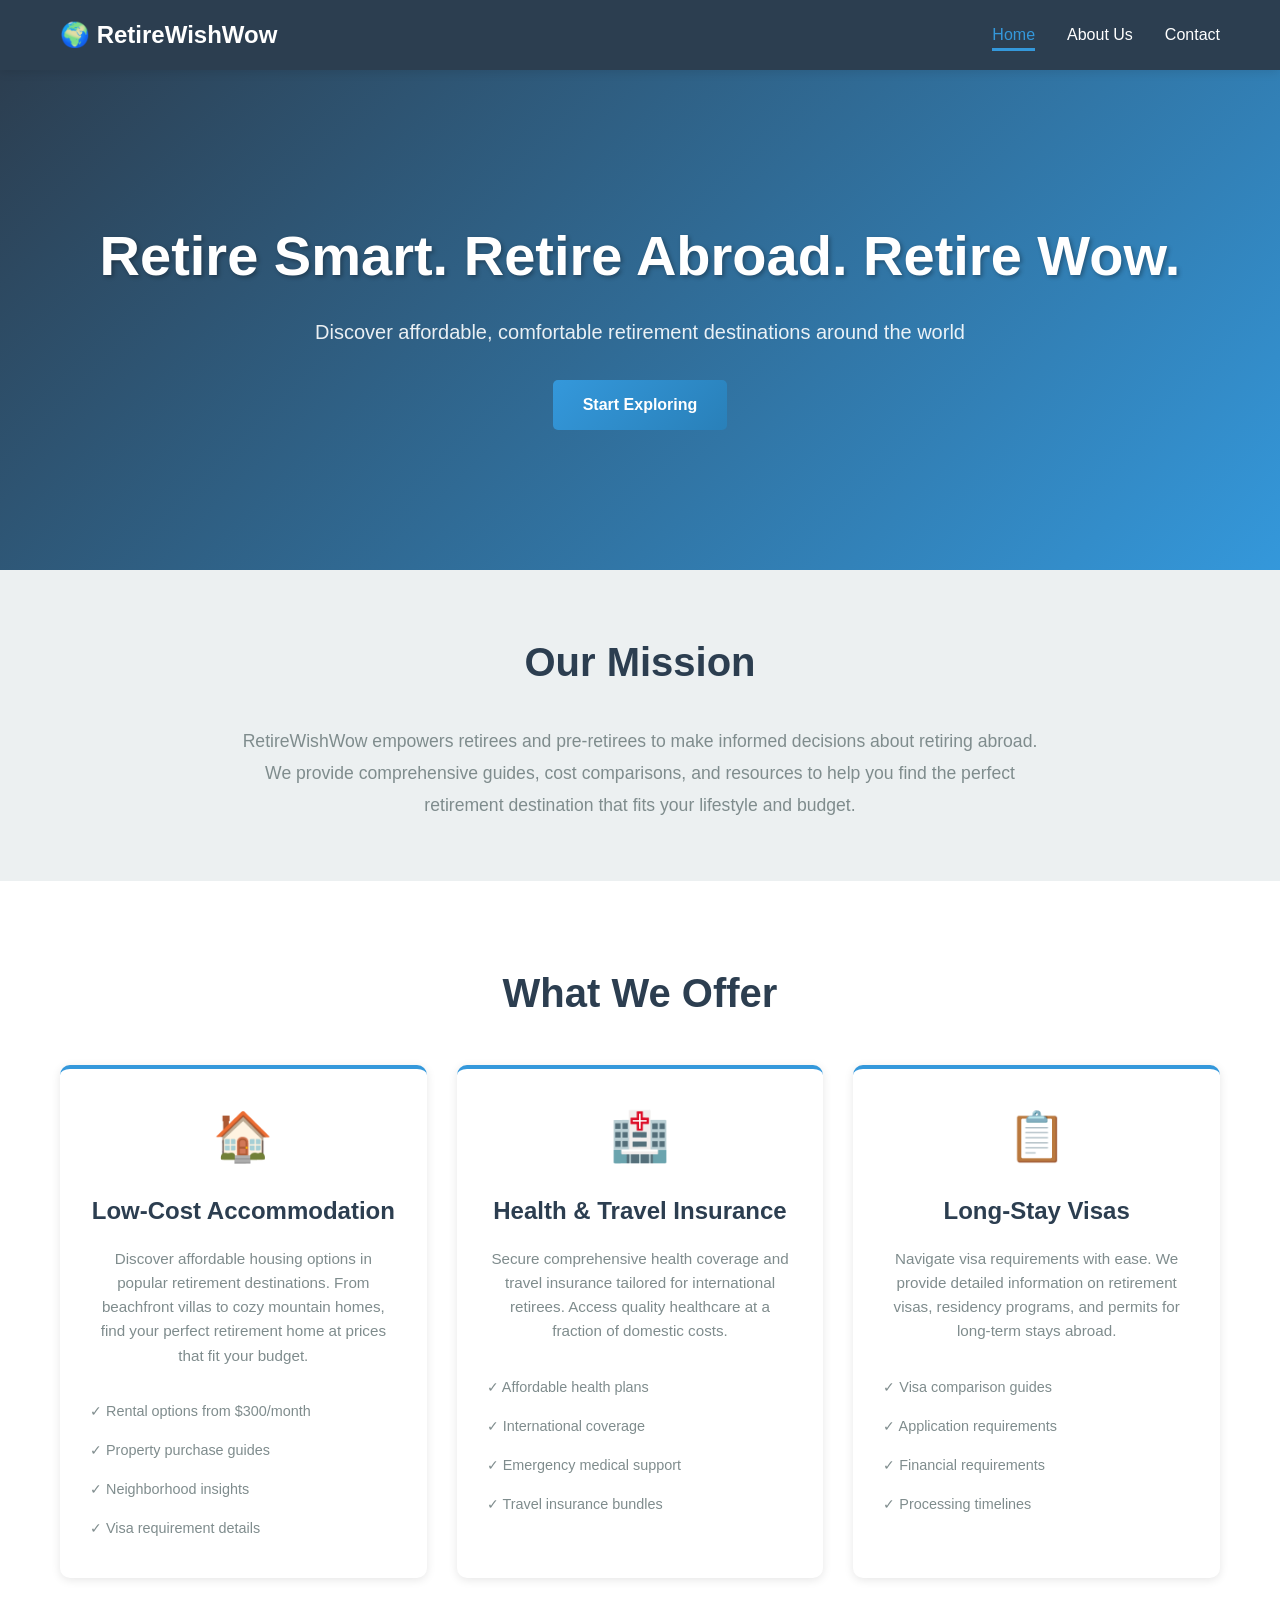
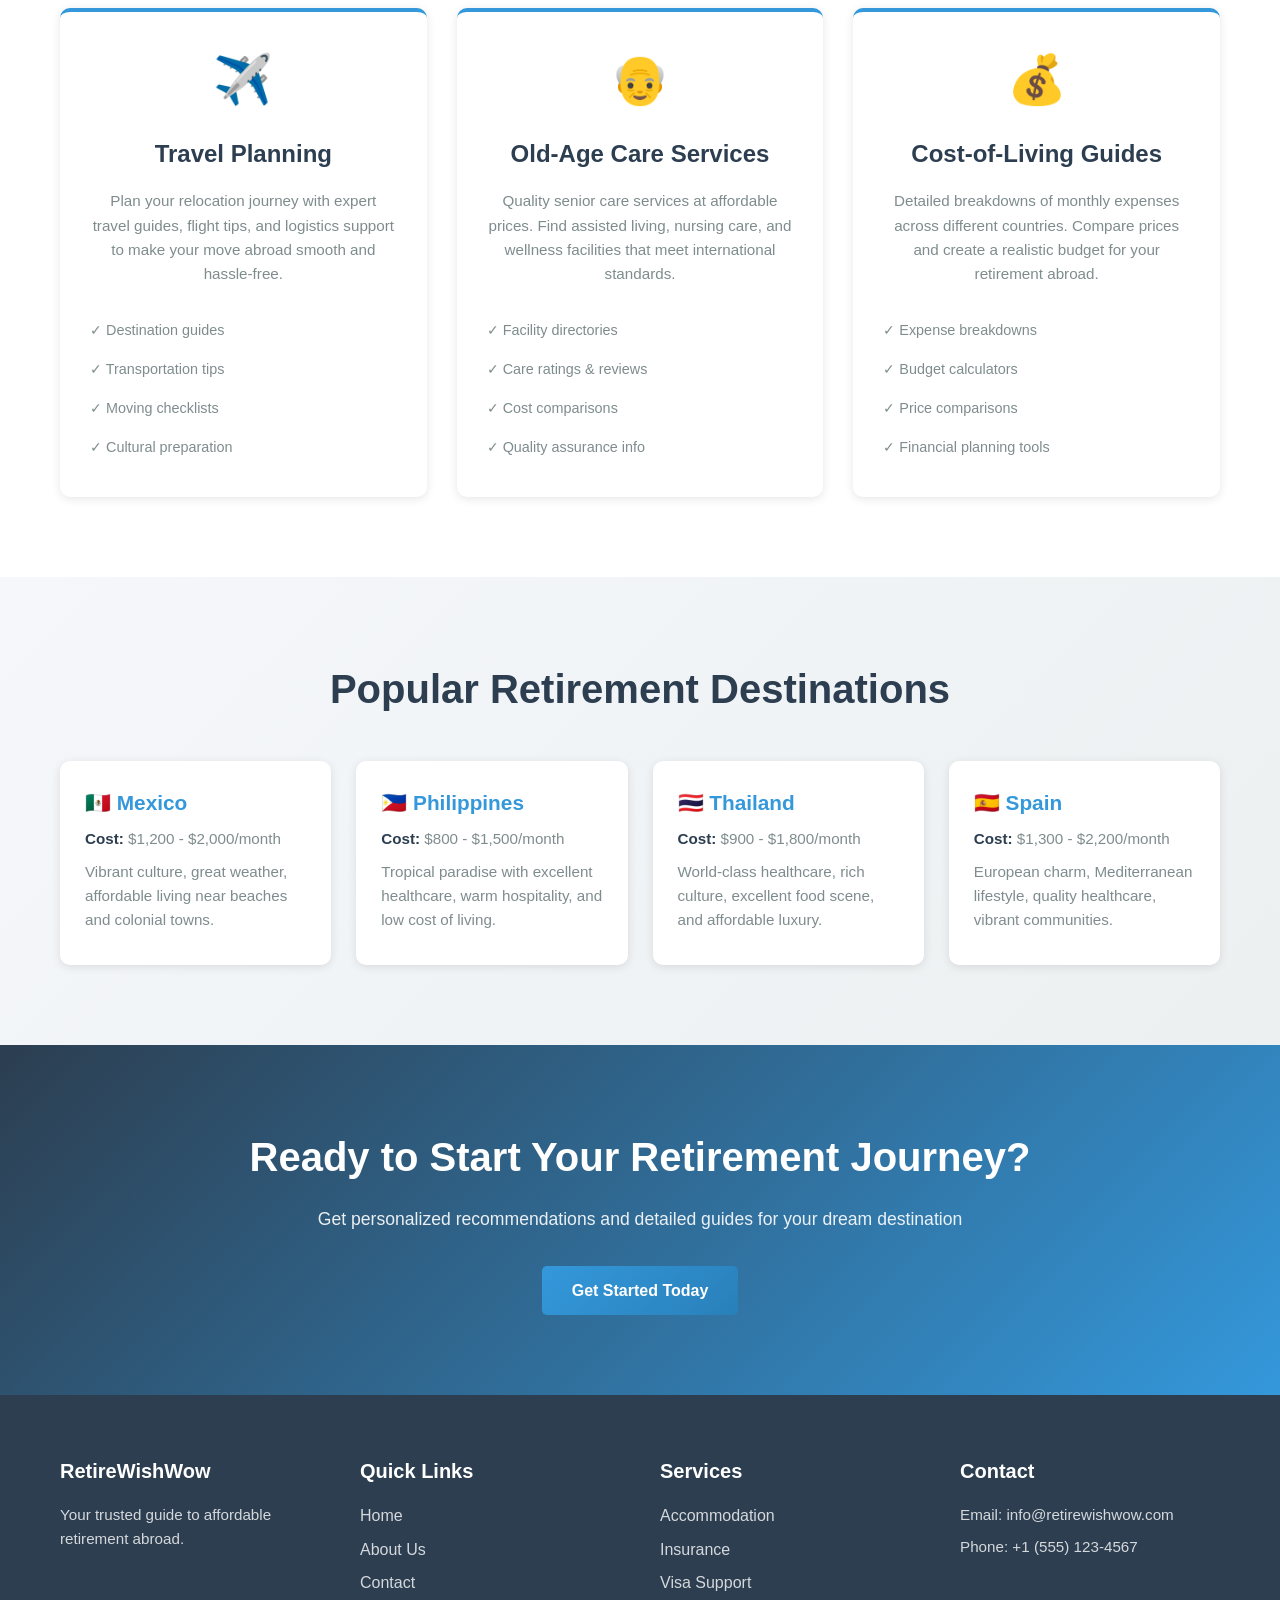
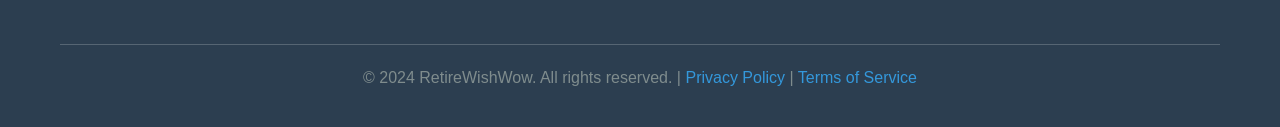
<file: index.html>
<!DOCTYPE html>
<html lang="en">
<head>
    <meta charset="UTF-8">
    <meta name="viewport" content="width=device-width, initial-scale=1.0">
    <title>RetireWishWow - Retire Smart. Retire Abroad. Retire Wow.</title>
    <link rel="stylesheet" href="styles.css">
</head>
<body>
    <!-- Navigation Bar -->
    <nav class="navbar">
        <div class="nav-container">
            <div class="nav-logo">
                <a href="index.html">🌍 RetireWishWow</a>
            </div>
            <ul class="nav-menu">
                <li class="nav-item">
                    <a href="index.html" class="nav-link active">Home</a>
                </li>
                <li class="nav-item">
                    <a href="about.html" class="nav-link">About Us</a>
                </li>
                <li class="nav-item">
                    <a href="contact.html" class="nav-link">Contact</a>
                </li>
            </ul>
            <!-- Hamburger menu for mobile -->
            <div class="hamburger">
                <span></span>
                <span></span>
                <span></span>
            </div>
        </div>
    </nav>

    <!-- Hero Section -->
    <section class="hero">
        <div class="hero-content">
            <h1>Retire Smart. Retire Abroad. Retire Wow.</h1>
            <p>Discover affordable, comfortable retirement destinations around the world</p>
            <a href="#features" class="cta-button">Start Exploring</a>
        </div>
    </section>

    <!-- Mission Section -->
    <section class="mission">
        <div class="container">
            <h2>Our Mission</h2>
            <p>
                RetireWishWow empowers retirees and pre-retirees to make informed decisions about 
                retiring abroad. We provide comprehensive guides, cost comparisons, and resources to 
                help you find the perfect retirement destination that fits your lifestyle and budget.
            </p>
        </div>
    </section>

    <!-- Features Section -->
    <section class="features" id="features">
        <div class="container">
            <h2>What We Offer</h2>
            
            <!-- Feature Cards Grid -->
            <div class="features-grid">
                
                <!-- Accommodation Card -->
                <div class="feature-card">
                    <div class="feature-icon">🏠</div>
                    <h3>Low-Cost Accommodation</h3>
                    <p>
                        Discover affordable housing options in popular retirement destinations. 
                        From beachfront villas to cozy mountain homes, find your perfect retirement home 
                        at prices that fit your budget.
                    </p>
                    <ul class="feature-list">
                        <li>✓ Rental options from $300/month</li>
                        <li>✓ Property purchase guides</li>
                        <li>✓ Neighborhood insights</li>
                        <li>✓ Visa requirement details</li>
                    </ul>
                </div>

                <!-- Insurance Card -->
                <div class="feature-card">
                    <div class="feature-icon">🏥</div>
                    <h3>Health & Travel Insurance</h3>
                    <p>
                        Secure comprehensive health coverage and travel insurance tailored for 
                        international retirees. Access quality healthcare at a fraction of domestic costs.
                    </p>
                    <ul class="feature-list">
                        <li>✓ Affordable health plans</li>
                        <li>✓ International coverage</li>
                        <li>✓ Emergency medical support</li>
                        <li>✓ Travel insurance bundles</li>
                    </ul>
                </div>

                <!-- Visa Card -->
                <div class="feature-card">
                    <div class="feature-icon">📋</div>
                    <h3>Long-Stay Visas</h3>
                    <p>
                        Navigate visa requirements with ease. We provide detailed information on 
                        retirement visas, residency programs, and permits for long-term stays abroad.
                    </p>
                    <ul class="feature-list">
                        <li>✓ Visa comparison guides</li>
                        <li>✓ Application requirements</li>
                        <li>✓ Financial requirements</li>
                        <li>✓ Processing timelines</li>
                    </ul>
                </div>

                <!-- Travel Planning Card -->
                <div class="feature-card">
                    <div class="feature-icon">✈️</div>
                    <h3>Travel Planning</h3>
                    <p>
                        Plan your relocation journey with expert travel guides, flight tips, 
                        and logistics support to make your move abroad smooth and hassle-free.
                    </p>
                    <ul class="feature-list">
                        <li>✓ Destination guides</li>
                        <li>✓ Transportation tips</li>
                        <li>✓ Moving checklists</li>
                        <li>✓ Cultural preparation</li>
                    </ul>
                </div>

                <!-- Old-Age Care Card -->
                <div class="feature-card">
                    <div class="feature-icon">👴</div>
                    <h3>Old-Age Care Services</h3>
                    <p>
                        Quality senior care services at affordable prices. Find assisted living, 
                        nursing care, and wellness facilities that meet international standards.
                    </p>
                    <ul class="feature-list">
                        <li>✓ Facility directories</li>
                        <li>✓ Care ratings & reviews</li>
                        <li>✓ Cost comparisons</li>
                        <li>✓ Quality assurance info</li>
                    </ul>
                </div>

                <!-- Cost of Living Card -->
                <div class="feature-card">
                    <div class="feature-icon">💰</div>
                    <h3>Cost-of-Living Guides</h3>
                    <p>
                        Detailed breakdowns of monthly expenses across different countries. 
                        Compare prices and create a realistic budget for your retirement abroad.
                    </p>
                    <ul class="feature-list">
                        <li>✓ Expense breakdowns</li>
                        <li>✓ Budget calculators</li>
                        <li>✓ Price comparisons</li>
                        <li>✓ Financial planning tools</li>
                    </ul>
                </div>

            </div>
        </div>
    </section>

    <!-- Popular Destinations Section -->
    <section class="destinations">
        <div class="container">
            <h2>Popular Retirement Destinations</h2>
            <div class="destinations-grid">
                <div class="destination-card">
                    <h4>🇲🇽 Mexico</h4>
                    <p><strong>Cost:</strong> $1,200 - $2,000/month</p>
                    <p>Vibrant culture, great weather, affordable living near beaches and colonial towns.</p>
                </div>
                <div class="destination-card">
                    <h4>🇵🇭 Philippines</h4>
                    <p><strong>Cost:</strong> $800 - $1,500/month</p>
                    <p>Tropical paradise with excellent healthcare, warm hospitality, and low cost of living.</p>
                </div>
                <div class="destination-card">
                    <h4>🇹🇭 Thailand</h4>
                    <p><strong>Cost:</strong> $900 - $1,800/month</p>
                    <p>World-class healthcare, rich culture, excellent food scene, and affordable luxury.</p>
                </div>
                <div class="destination-card">
                    <h4>🇪🇸 Spain</h4>
                    <p><strong>Cost:</strong> $1,300 - $2,200/month</p>
                    <p>European charm, Mediterranean lifestyle, quality healthcare, vibrant communities.</p>
                </div>
            </div>
        </div>
    </section>

    <!-- CTA Section -->
    <section class="cta-section">
        <div class="container">
            <h2>Ready to Start Your Retirement Journey?</h2>
            <p>Get personalized recommendations and detailed guides for your dream destination</p>
            <a href="contact.html" class="cta-button">Get Started Today</a>
        </div>
    </section>

    <!-- Footer -->
    <footer class="footer">
        <div class="container">
            <div class="footer-content">
                <div class="footer-section">
                    <h4>RetireWishWow</h4>
                    <p>Your trusted guide to affordable retirement abroad.</p>
                </div>
                <div class="footer-section">
                    <h4>Quick Links</h4>
                    <ul>
                        <li><a href="index.html">Home</a></li>
                        <li><a href="about.html">About Us</a></li>
                        <li><a href="contact.html">Contact</a></li>
                    </ul>
                </div>
                <div class="footer-section">
                    <h4>Services</h4>
                    <ul>
                        <li><a href="#features">Accommodation</a></li>
                        <li><a href="#features">Insurance</a></li>
                        <li><a href="#features">Visa Support</a></li>
                    </ul>
                </div>
                <div class="footer-section">
                    <h4>Contact</h4>
                    <p>Email: <a href="mailto:info@retirewishwow.com">info@retirewishwow.com</a></p>
                    <p>Phone: +1 (555) 123-4567</p>
                </div>
            </div>
            <div class="footer-bottom">
                <p>&copy; 2024 RetireWishWow. All rights reserved. | 
                    <a href="#">Privacy Policy</a> | 
                    <a href="#">Terms of Service</a>
                </p>
            </div>
        </div>
    </footer>

    <!-- Mobile Menu Toggle Script -->
    <script>
        // Mobile menu toggle functionality
        const hamburger = document.querySelector('.hamburger');
        const navMenu = document.querySelector('.nav-menu');

        if (hamburger) {
            hamburger.addEventListener('click', () => {
                navMenu.classList.toggle('active');
                hamburger.classList.toggle('active');
            });
        }

        // Close mobile menu when a link is clicked
        const navLinks = document.querySelectorAll('.nav-link');
        navLinks.forEach(link => {
            link.addEventListener('click', () => {
                navMenu.classList.remove('active');
                hamburger.classList.remove('active');
            });
        });
    </script>
</body>
</html>
</file>
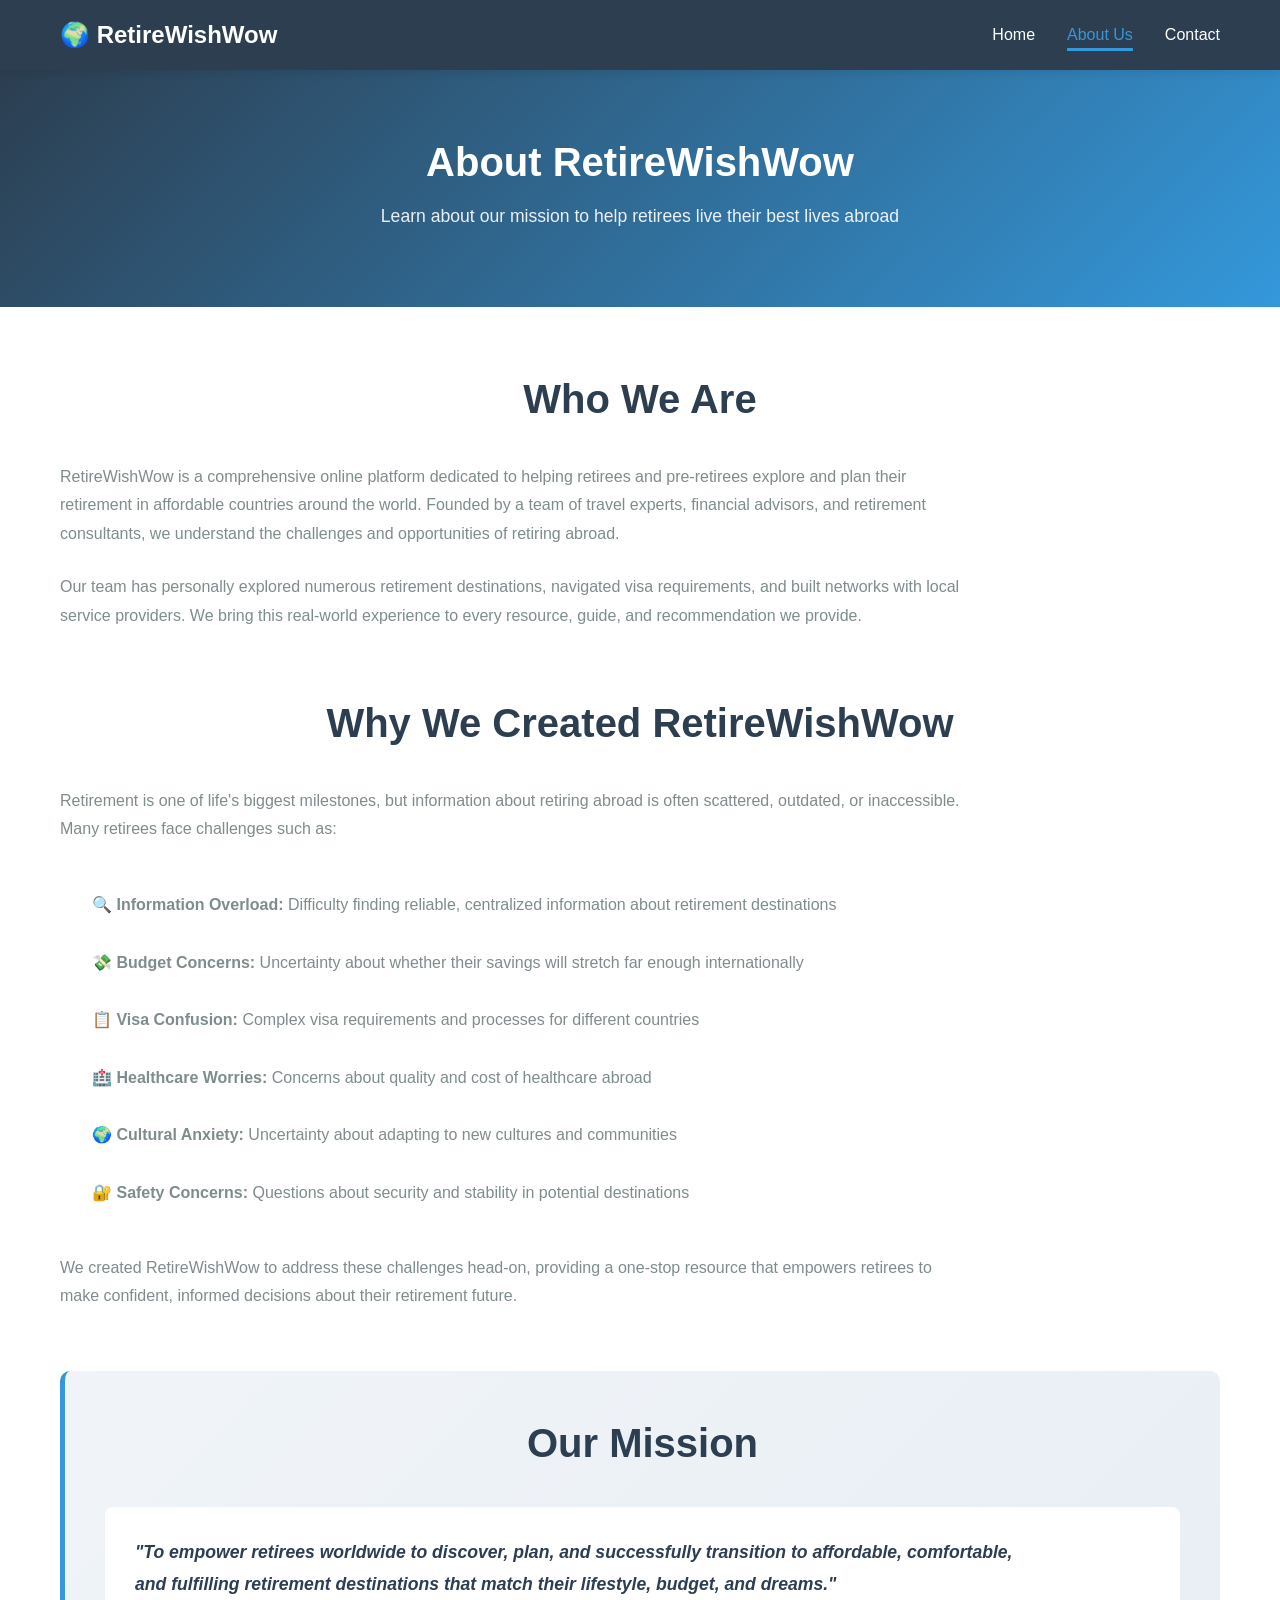
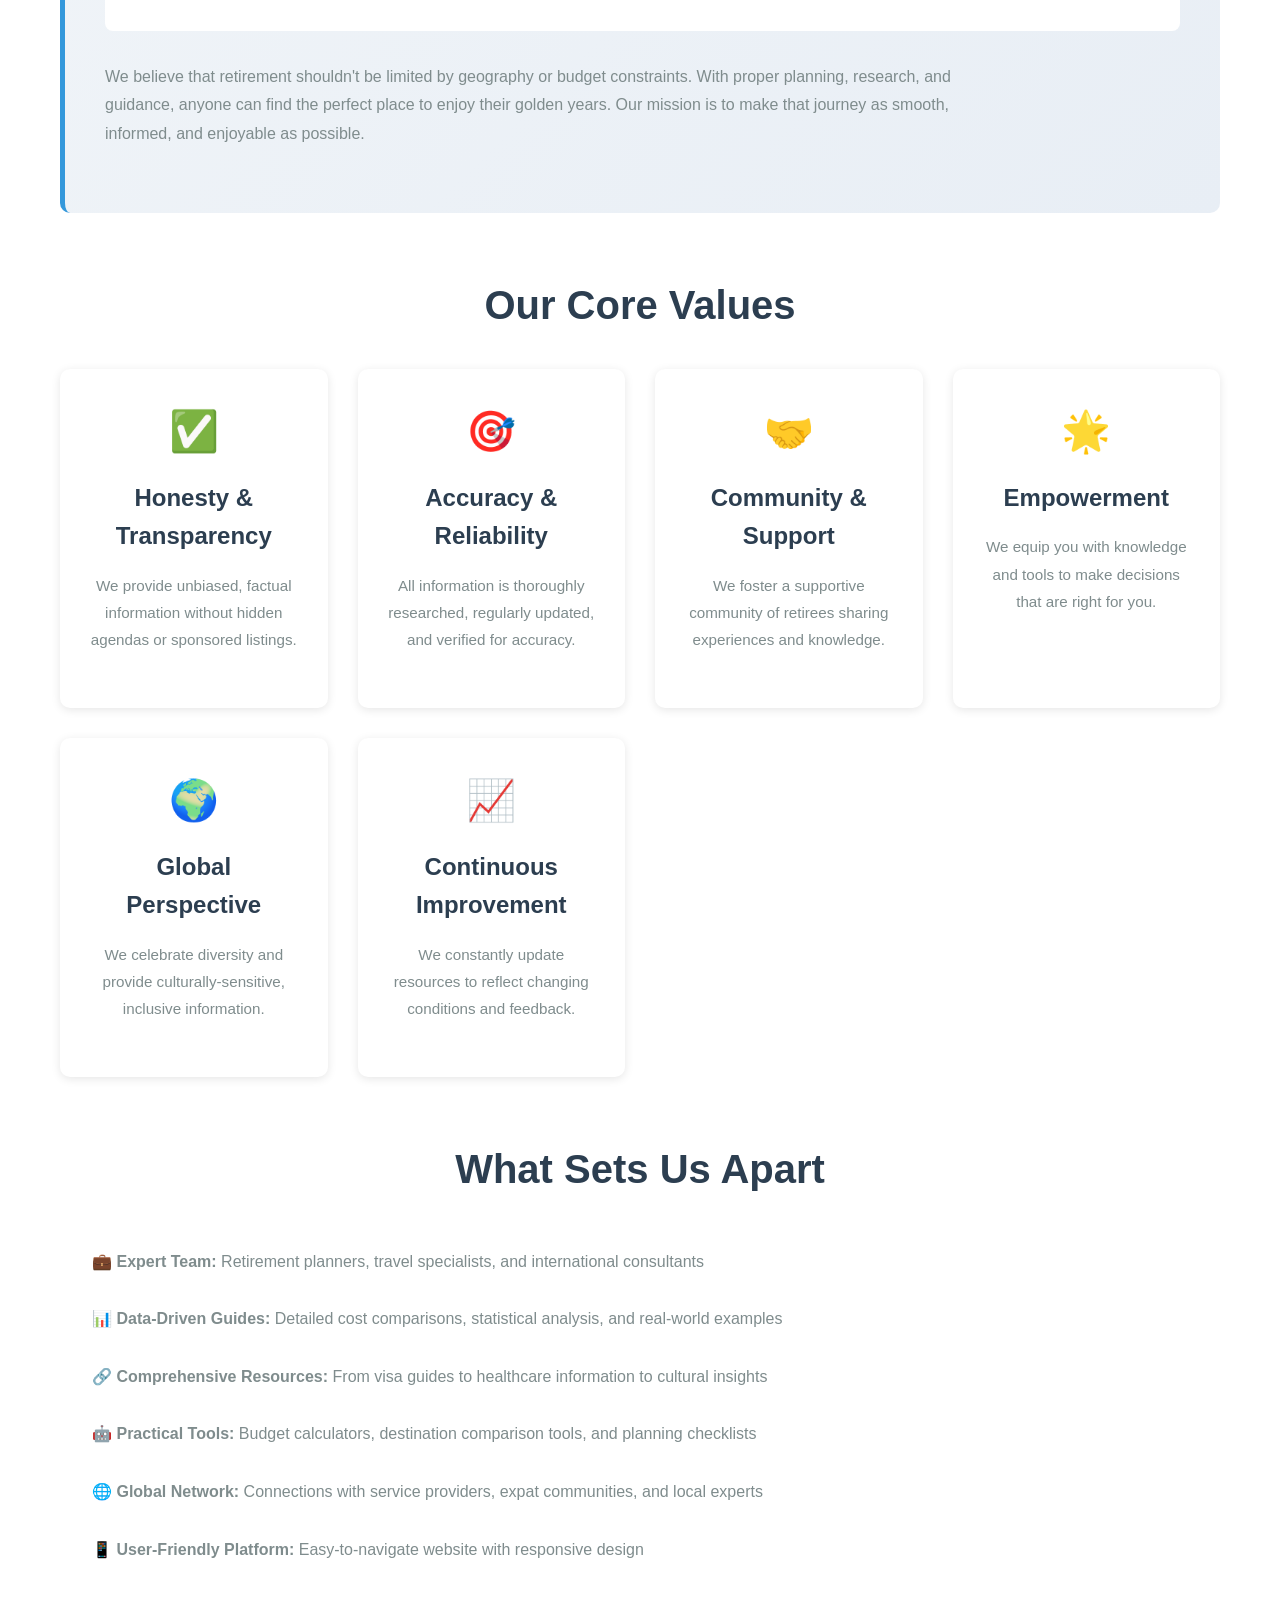
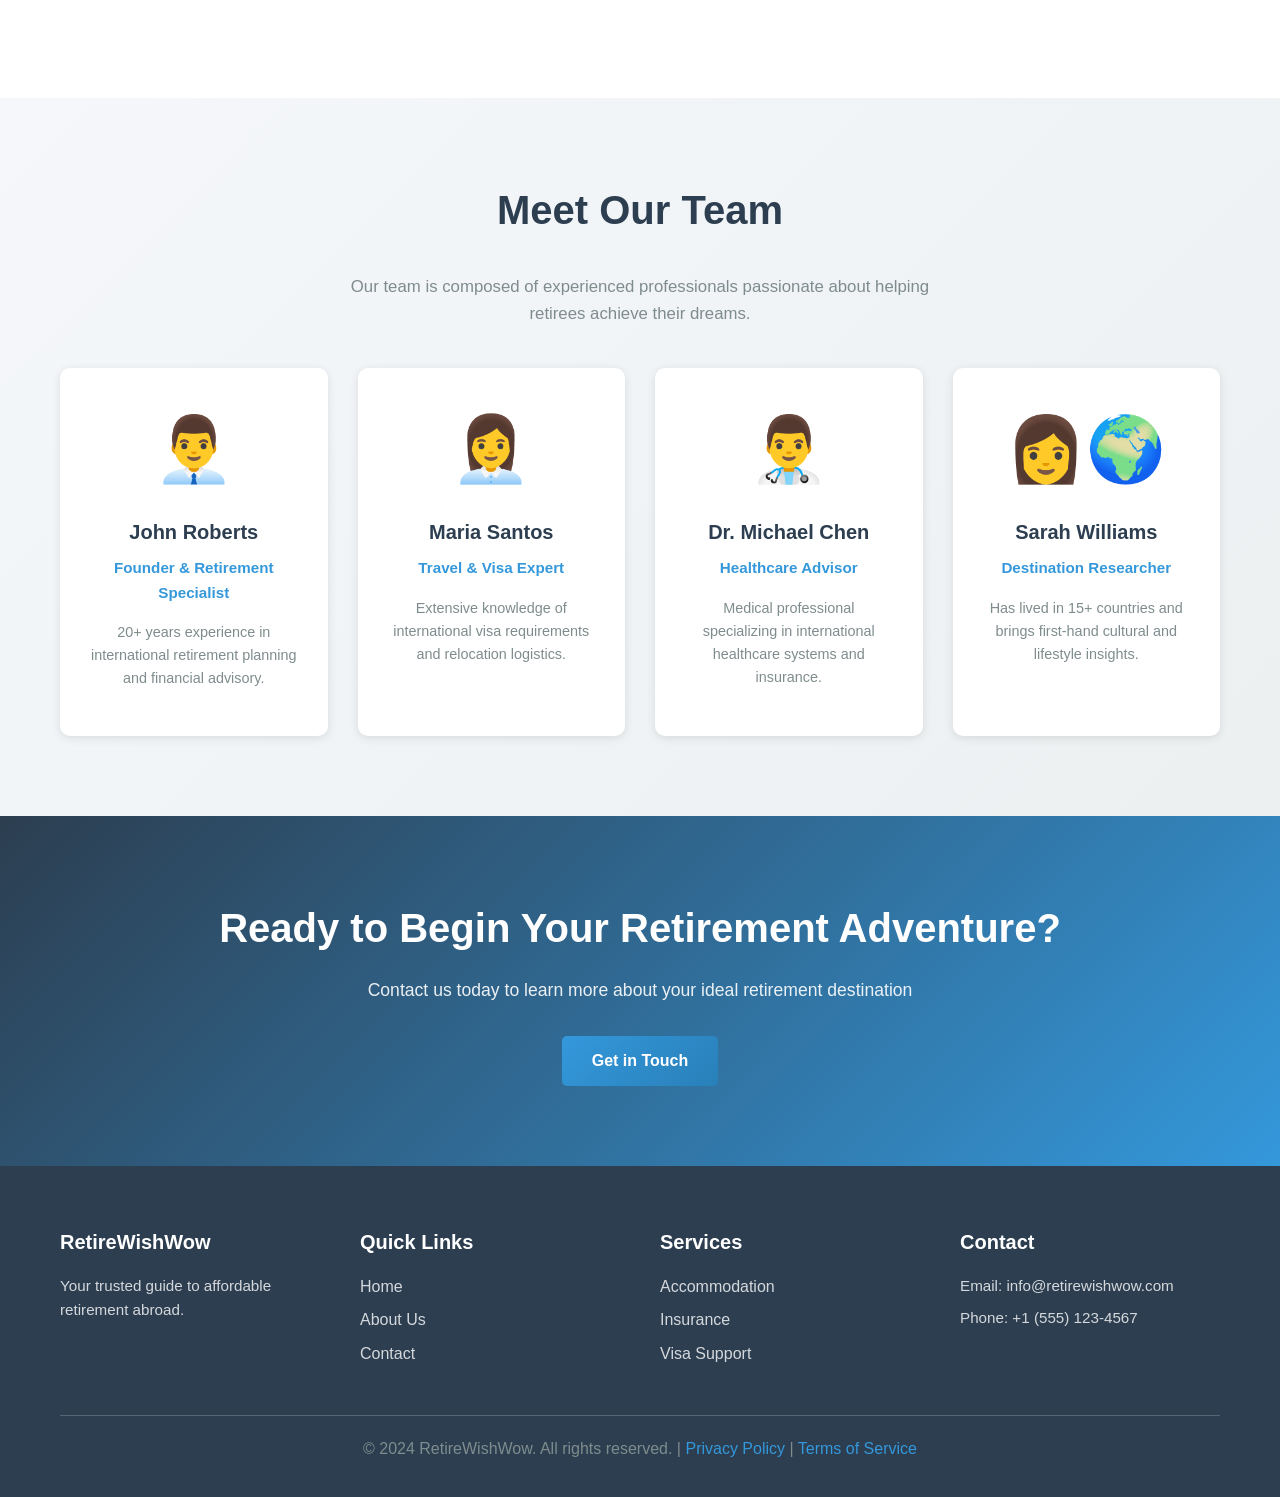
<file: about.html>
<!DOCTYPE html>
<html lang="en">
<head>
    <meta charset="UTF-8">
    <meta name="viewport" content="width=device-width, initial-scale=1.0">
    <title>About Us - RetireWishWow</title>
    <link rel="stylesheet" href="styles.css">
</head>
<body>
    <!-- Navigation Bar -->
    <nav class="navbar">
        <div class="nav-container">
            <div class="nav-logo">
                <a href="index.html">🌍 RetireWishWow</a>
            </div>
            <ul class="nav-menu">
                <li class="nav-item">
                    <a href="index.html" class="nav-link">Home</a>
                </li>
                <li class="nav-item">
                    <a href="about.html" class="nav-link active">About Us</a>
                </li>
                <li class="nav-item">
                    <a href="contact.html" class="nav-link">Contact</a>
                </li>
            </ul>
            <!-- Hamburger menu for mobile -->
            <div class="hamburger">
                <span></span>
                <span></span>
                <span></span>
            </div>
        </div>
    </nav>

    <!-- Page Header -->
    <section class="page-header">
        <div class="container">
            <h1>About RetireWishWow</h1>
            <p>Learn about our mission to help retirees live their best lives abroad</p>
        </div>
    </section>

    <!-- Main Content -->
    <section class="about-content">
        <div class="container">
            
            <!-- Who We Are Section -->
            <div class="about-section">
                <h2>Who We Are</h2>
                <p>
                    RetireWishWow is a comprehensive online platform dedicated to helping retirees 
                    and pre-retirees explore and plan their retirement in affordable countries around 
                    the world. Founded by a team of travel experts, financial advisors, and retirement 
                    consultants, we understand the challenges and opportunities of retiring abroad.
                </p>
                <p>
                    Our team has personally explored numerous retirement destinations, navigated visa 
                    requirements, and built networks with local service providers. We bring this 
                    real-world experience to every resource, guide, and recommendation we provide.
                </p>
            </div>

            <!-- Why We Created RetireWishWow Section -->
            <div class="about-section">
                <h2>Why We Created RetireWishWow</h2>
                <p>
                    Retirement is one of life's biggest milestones, but information about retiring 
                    abroad is often scattered, outdated, or inaccessible. Many retirees face challenges 
                    such as:
                </p>
                <ul class="about-list">
                    <li>🔍 <strong>Information Overload:</strong> Difficulty finding reliable, centralized information about retirement destinations</li>
                    <li>💸 <strong>Budget Concerns:</strong> Uncertainty about whether their savings will stretch far enough internationally</li>
                    <li>📋 <strong>Visa Confusion:</strong> Complex visa requirements and processes for different countries</li>
                    <li>🏥 <strong>Healthcare Worries:</strong> Concerns about quality and cost of healthcare abroad</li>
                    <li>🌍 <strong>Cultural Anxiety:</strong> Uncertainty about adapting to new cultures and communities</li>
                    <li>🔐 <strong>Safety Concerns:</strong> Questions about security and stability in potential destinations</li>
                </ul>
                <p>
                    We created RetireWishWow to address these challenges head-on, providing a 
                    one-stop resource that empowers retirees to make confident, informed decisions 
                    about their retirement future.
                </p>
            </div>

            <!-- Our Mission Section -->
            <div class="about-section mission-highlight">
                <h2>Our Mission</h2>
                <div class="mission-statement">
                    <p>
                        <strong>"To empower retirees worldwide to discover, plan, and successfully transition 
                        to affordable, comfortable, and fulfilling retirement destinations that match their 
                        lifestyle, budget, and dreams."</strong>
                    </p>
                </div>
                <p>
                    We believe that retirement shouldn't be limited by geography or budget constraints. 
                    With proper planning, research, and guidance, anyone can find the perfect place to 
                    enjoy their golden years. Our mission is to make that journey as smooth, informed, 
                    and enjoyable as possible.
                </p>
            </div>

            <!-- Our Values Section -->
            <div class="about-section">
                <h2>Our Core Values</h2>
                <div class="values-grid">
                    <div class="value-card">
                        <div class="value-icon">✅</div>
                        <h3>Honesty & Transparency</h3>
                        <p>We provide unbiased, factual information without hidden agendas or sponsored listings.</p>
                    </div>
                    <div class="value-card">
                        <div class="value-icon">🎯</div>
                        <h3>Accuracy & Reliability</h3>
                        <p>All information is thoroughly researched, regularly updated, and verified for accuracy.</p>
                    </div>
                    <div class="value-card">
                        <div class="value-icon">🤝</div>
                        <h3>Community & Support</h3>
                        <p>We foster a supportive community of retirees sharing experiences and knowledge.</p>
                    </div>
                    <div class="value-card">
                        <div class="value-icon">🌟</div>
                        <h3>Empowerment</h3>
                        <p>We equip you with knowledge and tools to make decisions that are right for you.</p>
                    </div>
                    <div class="value-card">
                        <div class="value-icon">🌍</div>
                        <h3>Global Perspective</h3>
                        <p>We celebrate diversity and provide culturally-sensitive, inclusive information.</p>
                    </div>
                    <div class="value-card">
                        <div class="value-icon">📈</div>
                        <h3>Continuous Improvement</h3>
                        <p>We constantly update resources to reflect changing conditions and feedback.</p>
                    </div>
                </div>
            </div>

            <!-- What We Offer Section -->
            <div class="about-section">
                <h2>What Sets Us Apart</h2>
                <ul class="about-list">
                    <li>💼 <strong>Expert Team:</strong> Retirement planners, travel specialists, and international consultants</li>
                    <li>📊 <strong>Data-Driven Guides:</strong> Detailed cost comparisons, statistical analysis, and real-world examples</li>
                    <li>🔗 <strong>Comprehensive Resources:</strong> From visa guides to healthcare information to cultural insights</li>
                    <li>🤖 <strong>Practical Tools:</strong> Budget calculators, destination comparison tools, and planning checklists</li>
                    <li>🌐 <strong>Global Network:</strong> Connections with service providers, expat communities, and local experts</li>
                    <li>📱 <strong>User-Friendly Platform:</strong> Easy-to-navigate website with responsive design</li>
                </ul>
            </div>

        </div>
    </section>

    <!-- Team Section -->
    <section class="team-section">
        <div class="container">
            <h2>Meet Our Team</h2>
            <p class="team-intro">Our team is composed of experienced professionals passionate about helping retirees achieve their dreams.</p>
            <div class="team-grid">
                <div class="team-member">
                    <div class="member-avatar">👨‍💼</div>
                    <h4>John Roberts</h4>
                    <p class="member-role">Founder & Retirement Specialist</p>
                    <p class="member-bio">20+ years experience in international retirement planning and financial advisory.</p>
                </div>
                <div class="team-member">
                    <div class="member-avatar">👩‍💼</div>
                    <h4>Maria Santos</h4>
                    <p class="member-role">Travel & Visa Expert</p>
                    <p class="member-bio">Extensive knowledge of international visa requirements and relocation logistics.</p>
                </div>
                <div class="team-member">
                    <div class="member-avatar">👨‍⚕️</div>
                    <h4>Dr. Michael Chen</h4>
                    <p class="member-role">Healthcare Advisor</p>
                    <p class="member-bio">Medical professional specializing in international healthcare systems and insurance.</p>
                </div>
                <div class="team-member">
                    <div class="member-avatar">👩‍🌍</div>
                    <h4>Sarah Williams</h4>
                    <p class="member-role">Destination Researcher</p>
                    <p class="member-bio">Has lived in 15+ countries and brings first-hand cultural and lifestyle insights.</p>
                </div>
            </div>
        </div>
    </section>

    <!-- Call to Action -->
    <section class="cta-section">
        <div class="container">
            <h2>Ready to Begin Your Retirement Adventure?</h2>
            <p>Contact us today to learn more about your ideal retirement destination</p>
            <a href="contact.html" class="cta-button">Get in Touch</a>
        </div>
    </section>

    <!-- Footer -->
    <footer class="footer">
        <div class="container">
            <div class="footer-content">
                <div class="footer-section">
                    <h4>RetireWishWow</h4>
                    <p>Your trusted guide to affordable retirement abroad.</p>
                </div>
                <div class="footer-section">
                    <h4>Quick Links</h4>
                    <ul>
                        <li><a href="index.html">Home</a></li>
                        <li><a href="about.html">About Us</a></li>
                        <li><a href="contact.html">Contact</a></li>
                    </ul>
                </div>
                <div class="footer-section">
                    <h4>Services</h4>
                    <ul>
                        <li><a href="index.html#features">Accommodation</a></li>
                        <li><a href="index.html#features">Insurance</a></li>
                        <li><a href="index.html#features">Visa Support</a></li>
                    </ul>
                </div>
                <div class="footer-section">
                    <h4>Contact</h4>
                    <p>Email: <a href="mailto:info@retirewishwow.com">info@retirewishwow.com</a></p>
                    <p>Phone: +1 (555) 123-4567</p>
                </div>
            </div>
            <div class="footer-bottom">
                <p>&copy; 2024 RetireWishWow. All rights reserved. | 
                    <a href="#">Privacy Policy</a> | 
                    <a href="#">Terms of Service</a>
                </p>
            </div>
        </div>
    </footer>

    <!-- Mobile Menu Toggle Script -->
    <script>
        // Mobile menu toggle functionality
        const hamburger = document.querySelector('.hamburger');
        const navMenu = document.querySelector('.nav-menu');

        if (hamburger) {
            hamburger.addEventListener('click', () => {
                navMenu.classList.toggle('active');
                hamburger.classList.toggle('active');
            });
        }

        // Close mobile menu when a link is clicked
        const navLinks = document.querySelectorAll('.nav-link');
        navLinks.forEach(link => {
            link.addEventListener('click', () => {
                navMenu.classList.remove('active');
                hamburger.classList.remove('active');
            });
        });
    </script>
</body>
</html>
</file>
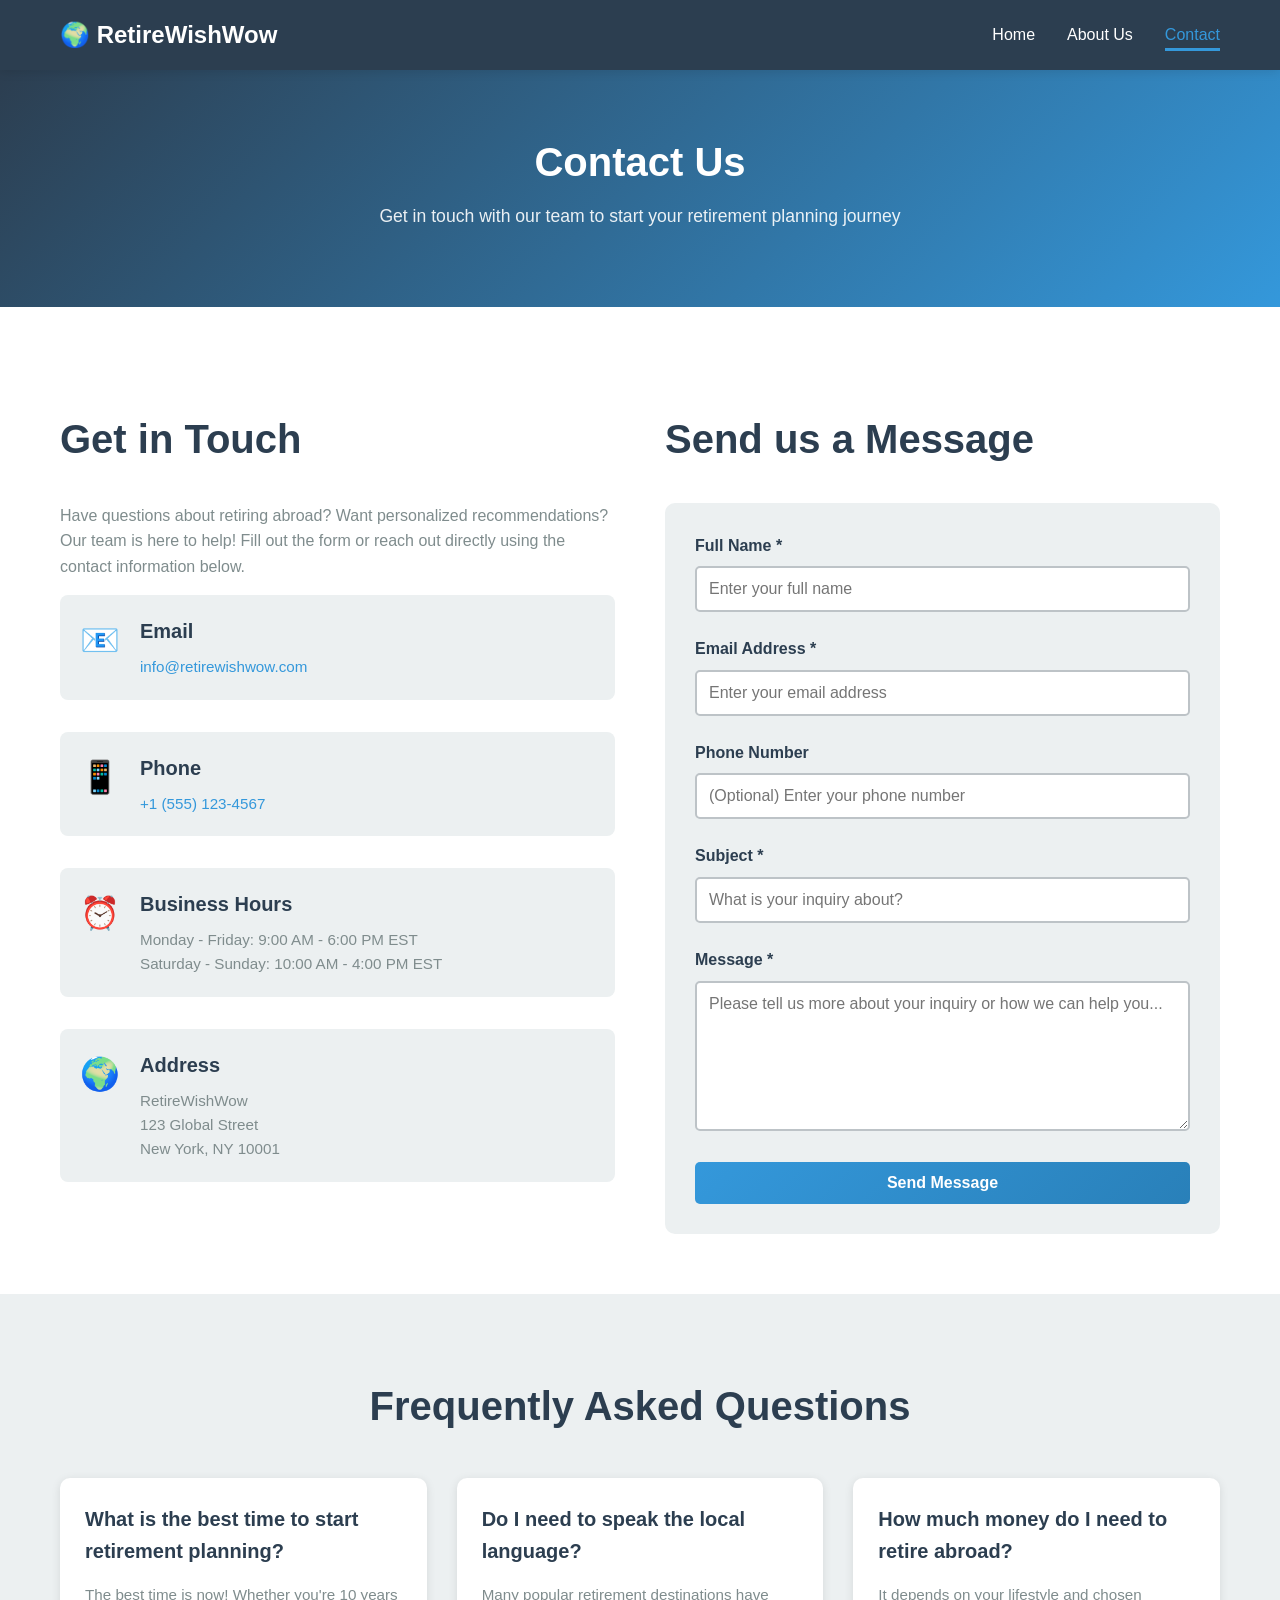
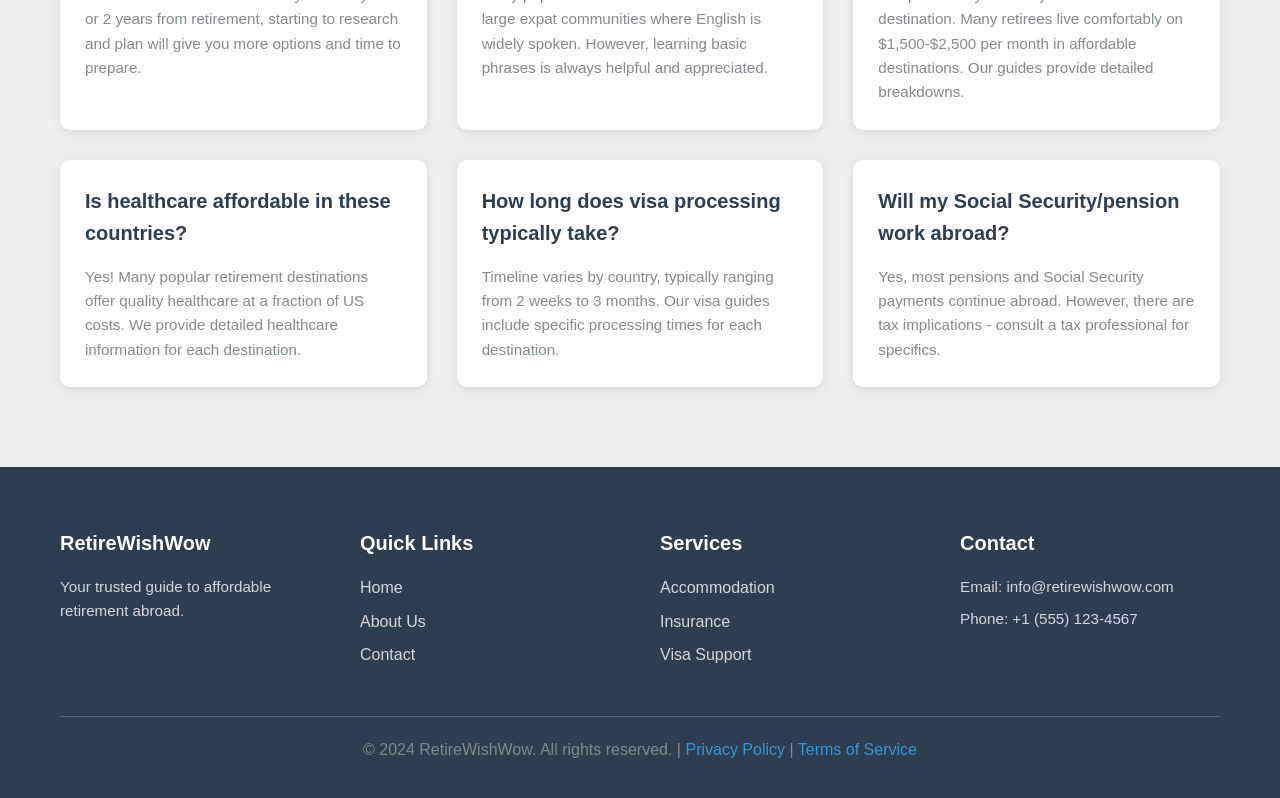
<file: contact.html>
<!DOCTYPE html>
<html lang="en">
<head>
    <meta charset="UTF-8">
    <meta name="viewport" content="width=device-width, initial-scale=1.0">
    <title>Contact Us - RetireWishWow</title>
    <link rel="stylesheet" href="styles.css">
</head>
<body>
    <!-- Navigation Bar -->
    <nav class="navbar">
        <div class="nav-container">
            <div class="nav-logo">
                <a href="index.html">🌍 RetireWishWow</a>
            </div>
            <ul class="nav-menu">
                <li class="nav-item">
                    <a href="index.html" class="nav-link">Home</a>
                </li>
                <li class="nav-item">
                    <a href="about.html" class="nav-link">About Us</a>
                </li>
                <li class="nav-item">
                    <a href="contact.html" class="nav-link active">Contact</a>
                </li>
            </ul>
            <!-- Hamburger menu for mobile -->
            <div class="hamburger">
                <span></span>
                <span></span>
                <span></span>
            </div>
        </div>
    </nav>

    <!-- Page Header -->
    <section class="page-header">
        <div class="container">
            <h1>Contact Us</h1>
            <p>Get in touch with our team to start your retirement planning journey</p>
        </div>
    </section>

    <!-- Main Contact Section -->
    <section class="contact-section">
        <div class="container">
            <div class="contact-wrapper">
                
                <!-- Contact Information -->
                <div class="contact-info">
                    <h2>Get in Touch</h2>
                    <p>
                        Have questions about retiring abroad? Want personalized recommendations? 
                        Our team is here to help! Fill out the form or reach out directly using the 
                        contact information below.
                    </p>

                    <div class="info-item">
                        <div class="info-icon">📧</div>
                        <div class="info-content">
                            <h4>Email</h4>
                            <p><a href="mailto:info@retirewishwow.com">info@retirewishwow.com</a></p>
                        </div>
                    </div>

                    <div class="info-item">
                        <div class="info-icon">📱</div>
                        <div class="info-content">
                            <h4>Phone</h4>
                            <p><a href="tel:+15551234567">+1 (555) 123-4567</a></p>
                        </div>
                    </div>

                    <div class="info-item">
                        <div class="info-icon">⏰</div>
                        <div class="info-content">
                            <h4>Business Hours</h4>
                            <p>Monday - Friday: 9:00 AM - 6:00 PM EST</p>
                            <p>Saturday - Sunday: 10:00 AM - 4:00 PM EST</p>
                        </div>
                    </div>

                    <div class="info-item">
                        <div class="info-icon">🌍</div>
                        <div class="info-content">
                            <h4>Address</h4>
                            <p>RetireWishWow</p>
                            <p>123 Global Street</p>
                            <p>New York, NY 10001</p>
                        </div>
                    </div>

                </div>

                <!-- Contact Form -->
                <div class="contact-form-wrapper">
                    <h2>Send us a Message</h2>
                    <form id="contactForm" class="contact-form">
                        <!-- Name Field -->
                        <div class="form-group">
                            <label for="name">Full Name *</label>
                            <input 
                                type="text" 
                                id="name" 
                                name="name" 
                                placeholder="Enter your full name" 
                                required
                            >
                            <span class="error-message" id="nameError"></span>
                        </div>

                        <!-- Email Field -->
                        <div class="form-group">
                            <label for="email">Email Address *</label>
                            <input 
                                type="email" 
                                id="email" 
                                name="email" 
                                placeholder="Enter your email address" 
                                required
                            >
                            <span class="error-message" id="emailError"></span>
                        </div>

                        <!-- Phone Field (Optional) -->
                        <div class="form-group">
                            <label for="phone">Phone Number</label>
                            <input 
                                type="tel" 
                                id="phone" 
                                name="phone" 
                                placeholder="(Optional) Enter your phone number"
                            >
                        </div>

                        <!-- Subject Field -->
                        <div class="form-group">
                            <label for="subject">Subject *</label>
                            <input 
                                type="text" 
                                id="subject" 
                                name="subject" 
                                placeholder="What is your inquiry about?" 
                                required
                            >
                            <span class="error-message" id="subjectError"></span>
                        </div>

                        <!-- Message Field -->
                        <div class="form-group">
                            <label for="message">Message *</label>
                            <textarea 
                                id="message" 
                                name="message" 
                                rows="6" 
                                placeholder="Please tell us more about your inquiry or how we can help you..."
                                required
                            ></textarea>
                            <span class="error-message" id="messageError"></span>
                        </div>

                        <!-- Submit Button -->
                        <button type="submit" class="submit-button" id="submitBtn">
                            Send Message
                        </button>

                        <!-- Success/Error Messages -->
                        <div id="successMessage" class="success-message" style="display: none;">
                            ✅ Your message has been sent successfully! We'll get back to you shortly.
                        </div>
                        <div id="errorMessage" class="error-message" style="display: none;">
                            ❌ There was an error sending your message. Please try again.
                        </div>
                    </form>
                </div>

            </div>
        </div>
    </section>

    <!-- FAQ Section -->
    <section class="faq-section">
        <div class="container">
            <h2>Frequently Asked Questions</h2>
            <div class="faq-grid">
                <div class="faq-item">
                    <h4>What is the best time to start retirement planning?</h4>
                    <p>
                        The best time is now! Whether you're 10 years or 2 years from retirement, 
                        starting to research and plan will give you more options and time to prepare.
                    </p>
                </div>
                <div class="faq-item">
                    <h4>Do I need to speak the local language?</h4>
                    <p>
                        Many popular retirement destinations have large expat communities where English 
                        is widely spoken. However, learning basic phrases is always helpful and appreciated.
                    </p>
                </div>
                <div class="faq-item">
                    <h4>How much money do I need to retire abroad?</h4>
                    <p>
                        It depends on your lifestyle and chosen destination. Many retirees live comfortably 
                        on $1,500-$2,500 per month in affordable destinations. Our guides provide detailed breakdowns.
                    </p>
                </div>
                <div class="faq-item">
                    <h4>Is healthcare affordable in these countries?</h4>
                    <p>
                        Yes! Many popular retirement destinations offer quality healthcare at a fraction of US costs. 
                        We provide detailed healthcare information for each destination.
                    </p>
                </div>
                <div class="faq-item">
                    <h4>How long does visa processing typically take?</h4>
                    <p>
                        Timeline varies by country, typically ranging from 2 weeks to 3 months. 
                        Our visa guides include specific processing times for each destination.
                    </p>
                </div>
                <div class="faq-item">
                    <h4>Will my Social Security/pension work abroad?</h4>
                    <p>
                        Yes, most pensions and Social Security payments continue abroad. However, 
                        there are tax implications - consult a tax professional for specifics.
                    </p>
                </div>
            </div>
        </div>
    </section>

    <!-- Footer -->
    <footer class="footer">
        <div class="container">
            <div class="footer-content">
                <div class="footer-section">
                    <h4>RetireWishWow</h4>
                    <p>Your trusted guide to affordable retirement abroad.</p>
                </div>
                <div class="footer-section">
                    <h4>Quick Links</h4>
                    <ul>
                        <li><a href="index.html">Home</a></li>
                        <li><a href="about.html">About Us</a></li>
                        <li><a href="contact.html">Contact</a></li>
                    </ul>
                </div>
                <div class="footer-section">
                    <h4>Services</h4>
                    <ul>
                        <li><a href="index.html#features">Accommodation</a></li>
                        <li><a href="index.html#features">Insurance</a></li>
                        <li><a href="index.html#features">Visa Support</a></li>
                    </ul>
                </div>
                <div class="footer-section">
                    <h4>Contact</h4>
                    <p>Email: <a href="mailto:info@retirewishwow.com">info@retirewishwow.com</a></p>
                    <p>Phone: +1 (555) 123-4567</p>
                </div>
            </div>
            <div class="footer-bottom">
                <p>&copy; 2024 RetireWishWow. All rights reserved. | 
                    <a href="#">Privacy Policy</a> | 
                    <a href="#">Terms of Service</a>
                </p>
            </div>
        </div>
    </footer>

    <!-- Contact Form Script -->
    <script>
        // Mobile menu toggle functionality
        const hamburger = document.querySelector('.hamburger');
        const navMenu = document.querySelector('.nav-menu');

        if (hamburger) {
            hamburger.addEventListener('click', () => {
                navMenu.classList.toggle('active');
                hamburger.classList.toggle('active');
            });
        }

        // Close mobile menu when a link is clicked
        const navLinks = document.querySelectorAll('.nav-link');
        navLinks.forEach(link => {
            link.addEventListener('click', () => {
                navMenu.classList.remove('active');
                hamburger.classList.remove('active');
            });
        });

        // Contact form submission
        const contactForm = document.getElementById('contactForm');
        const submitBtn = document.getElementById('submitBtn');
        const successMessage = document.getElementById('successMessage');
        const errorMessage = document.getElementById('errorMessage');

        if (contactForm) {
            contactForm.addEventListener('submit', async (e) => {
                e.preventDefault();

                // Reset messages
                successMessage.style.display = 'none';
                errorMessage.style.display = 'none';

                // Get form data
                const formData = new FormData(contactForm);
                const data = {
                    name: formData.get('name'),
                    email: formData.get('email'),
                    phone: formData.get('phone'),
                    subject: formData.get('subject'),
                    message: formData.get('message')
                };

                // Disable submit button
                submitBtn.disabled = true;
                submitBtn.textContent = 'Sending...';

                try {
                    // Send form data to backend
                    const response = await fetch('/send-email', {
                        method: 'POST',
                        headers: {
                            'Content-Type': 'application/json'
                        },
                        body: JSON.stringify(data)
                    });

                    if (response.ok) {
                        // Success
                        successMessage.style.display = 'block';
                        contactForm.reset();
                        submitBtn.textContent = 'Send Message';
                        submitBtn.disabled = false;
                    } else {
                        // Error
                        errorMessage.style.display = 'block';
                        submitBtn.textContent = 'Send Message';
                        submitBtn.disabled = false;
                    }
                } catch (error) {
                    // Network error
                    console.error('Error:', error);
                    errorMessage.style.display = 'block';
                    submitBtn.textContent = 'Send Message';
                    submitBtn.disabled = false;
                }
            });
        }
    </script>
</body>
</html>
</file>
<file: styles.css>
/* ==========================================
   RetireWishWow - Complete Stylesheet
   Modern, Clean, and Responsive Design
   ========================================== */

/* ==========================================
   1. GLOBAL STYLES & VARIABLES
   ========================================== */

/* CSS Variables for easy customization */
:root {
    --primary-color: #2c3e50;
    --secondary-color: #3498db;
    --accent-color: #e74c3c;
    --success-color: #27ae60;
    --light-bg: #ecf0f1;
    --white: #ffffff;
    --dark-text: #2c3e50;
    --light-text: #7f8c8d;
    --border-color: #bdc3c7;
    --shadow: 0 2px 10px rgba(0, 0, 0, 0.1);
    --shadow-lg: 0 4px 20px rgba(0, 0, 0, 0.15);
}

/* Reset and Base Styles */
* {
    margin: 0;
    padding: 0;
    box-sizing: border-box;
}

html {
    scroll-behavior: smooth;
}

body {
    font-family: 'Segoe UI', Tahoma, Geneva, Verdana, sans-serif;
    line-height: 1.6;
    color: var(--dark-text);
    background-color: var(--white);
}

/* Container - Max width for content */
.container {
    max-width: 1200px;
    margin: 0 auto;
    padding: 0 20px;
}

/* ==========================================
   2. TYPOGRAPHY
   ========================================== */

h1, h2, h3, h4, h5, h6 {
    font-weight: 600;
    margin-bottom: 1rem;
    color: var(--primary-color);
}

h1 {
    font-size: 3rem;
    margin-bottom: 1.5rem;
}

h2 {
    font-size: 2.5rem;
    margin-bottom: 2rem;
    text-align: center;
}

h3 {
    font-size: 1.5rem;
}

h4 {
    font-size: 1.25rem;
}

p {
    color: var(--light-text);
    margin-bottom: 1rem;
    font-size: 1rem;
}

a {
    color: var(--secondary-color);
    text-decoration: none;
    transition: color 0.3s ease;
}

a:hover {
    color: var(--accent-color);
}

/* ==========================================
   3. NAVIGATION BAR
   ========================================== */

.navbar {
    background-color: var(--primary-color);
    padding: 1rem 0;
    position: sticky;
    top: 0;
    z-index: 1000;
    box-shadow: var(--shadow);
}

.nav-container {
    max-width: 1200px;
    margin: 0 auto;
    padding: 0 20px;
    display: flex;
    justify-content: space-between;
    align-items: center;
}

.nav-logo a {
    color: var(--white);
    font-size: 1.5rem;
    font-weight: 700;
    transition: opacity 0.3s ease;
}

.nav-logo a:hover {
    opacity: 0.8;
    color: var(--white);
}

.nav-menu {
    display: flex;
    list-style: none;
    gap: 2rem;
}

.nav-item {
    position: relative;
}

.nav-link {
    color: var(--white);
    font-weight: 500;
    transition: color 0.3s ease;
    position: relative;
}

.nav-link:hover,
.nav-link.active {
    color: var(--secondary-color);
}

.nav-link.active::after {
    content: '';
    position: absolute;
    bottom: -0.5rem;
    left: 0;
    width: 100%;
    height: 3px;
    background-color: var(--secondary-color);
}

/* Hamburger Menu for Mobile */
.hamburger {
    display: none;
    flex-direction: column;
    cursor: pointer;
}

.hamburger span {
    width: 25px;
    height: 3px;
    background-color: var(--white);
    margin: 5px 0;
    transition: 0.3s ease;
}

/* ==========================================
   4. HERO SECTION
   ========================================== */

.hero {
    background: linear-gradient(135deg, var(--primary-color) 0%, var(--secondary-color) 100%);
    color: var(--white);
    padding: 100px 20px;
    text-align: center;
    min-height: 500px;
    display: flex;
    align-items: center;
    justify-content: center;
}

.hero-content h1 {
    font-size: 3.5rem;
    margin-bottom: 1rem;
    color: var(--white);
    text-shadow: 2px 2px 4px rgba(0, 0, 0, 0.3);
}

.hero-content p {
    font-size: 1.25rem;
    margin-bottom: 2rem;
    color: rgba(255, 255, 255, 0.9);
}

/* ==========================================
   5. BUTTONS & CTAs
   ========================================== */

.cta-button {
    display: inline-block;
    background: linear-gradient(135deg, var(--secondary-color), #2980b9);
    color: var(--white);
    padding: 12px 30px;
    border-radius: 5px;
    font-weight: 600;
    transition: all 0.3s ease;
    text-decoration: none;
    border: none;
    cursor: pointer;
    font-size: 1rem;
}

.cta-button:hover {
    transform: translateY(-3px);
    box-shadow: var(--shadow-lg);
    color: var(--white);
}

.submit-button {
    background: linear-gradient(135deg, var(--secondary-color), #2980b9);
    color: var(--white);
    padding: 12px 30px;
    border-radius: 5px;
    font-weight: 600;
    font-size: 1rem;
    border: none;
    cursor: pointer;
    transition: all 0.3s ease;
    width: 100%;
}

.submit-button:hover:not(:disabled) {
    transform: translateY(-2px);
    box-shadow: var(--shadow-lg);
}

.submit-button:disabled {
    opacity: 0.7;
    cursor: not-allowed;
}

/* ==========================================
   6. MISSION SECTION
   ========================================== */

.mission {
    background-color: var(--light-bg);
    padding: 60px 20px;
    text-align: center;
}

.mission h2 {
    color: var(--primary-color);
}

.mission p {
    max-width: 800px;
    margin: 0 auto;
    font-size: 1.1rem;
    line-height: 1.8;
}

/* ==========================================
   7. FEATURES SECTION
   ========================================== */

.features {
    padding: 80px 20px;
    background-color: var(--white);
}

.features-grid {
    display: grid;
    grid-template-columns: repeat(auto-fit, minmax(300px, 1fr));
    gap: 30px;
    margin-top: 40px;
}

.feature-card {
    background: var(--white);
    border-radius: 10px;
    padding: 30px;
    box-shadow: var(--shadow);
    transition: all 0.3s ease;
    text-align: center;
    border-top: 4px solid var(--secondary-color);
}

.feature-card:hover {
    transform: translateY(-5px);
    box-shadow: var(--shadow-lg);
    border-top-color: var(--accent-color);
}

.feature-icon {
    font-size: 3rem;
    margin-bottom: 1rem;
}

.feature-card h3 {
    color: var(--primary-color);
    margin-bottom: 1rem;
}

.feature-card p {
    font-size: 0.95rem;
    margin-bottom: 1.5rem;
    line-height: 1.6;
}

.feature-list {
    list-style: none;
    text-align: left;
}

.feature-list li {
    padding: 0.5rem 0;
    color: var(--light-text);
    font-size: 0.9rem;
}

/* ==========================================
   8. DESTINATIONS SECTION
   ========================================== */

.destinations {
    padding: 80px 20px;
    background: linear-gradient(135deg, #f5f7fa 0%, #ecf0f1 100%);
}

.destinations-grid {
    display: grid;
    grid-template-columns: repeat(auto-fit, minmax(250px, 1fr));
    gap: 25px;
    margin-top: 40px;
}

.destination-card {
    background: var(--white);
    padding: 25px;
    border-radius: 10px;
    box-shadow: var(--shadow);
    transition: all 0.3s ease;
}

.destination-card:hover {
    transform: scale(1.05);
    box-shadow: var(--shadow-lg);
}

.destination-card h4 {
    color: var(--secondary-color);
    margin-bottom: 0.5rem;
    font-size: 1.3rem;
}

.destination-card p {
    font-size: 0.95rem;
    margin-bottom: 0.5rem;
}

.destination-card strong {
    color: var(--primary-color);
}

/* ==========================================
   9. PAGE HEADER SECTION
   ========================================== */

.page-header {
    background: linear-gradient(135deg, var(--primary-color) 0%, var(--secondary-color) 100%);
    color: var(--white);
    padding: 60px 20px;
    text-align: center;
}

.page-header h1 {
    color: var(--white);
    font-size: 2.5rem;
    margin-bottom: 0.5rem;
}

.page-header p {
    color: rgba(255, 255, 255, 0.9);
    font-size: 1.1rem;
}

/* ==========================================
   10. ABOUT SECTION
   ========================================== */

.about-content {
    padding: 60px 20px;
}

.about-section {
    margin-bottom: 60px;
}

.about-section h2 {
    color: var(--primary-color);
    margin-bottom: 2rem;
}

.about-section p {
    font-size: 1rem;
    line-height: 1.8;
    margin-bottom: 1.5rem;
    max-width: 900px;
}

.about-list {
    list-style: none;
    margin: 2rem 0;
}

.about-list li {
    padding: 1rem 0;
    padding-left: 2rem;
    position: relative;
    font-size: 1rem;
    color: var(--light-text);
}

.mission-highlight {
    background: linear-gradient(135deg, #f0f4f8 0%, #e8eef5 100%);
    padding: 40px;
    border-radius: 10px;
    border-left: 5px solid var(--secondary-color);
}

.mission-statement {
    background: var(--white);
    padding: 30px;
    border-radius: 8px;
    margin: 2rem 0;
    font-style: italic;
}

.mission-statement p {
    color: var(--primary-color);
    font-size: 1.1rem;
    margin: 0;
}

.values-grid {
    display: grid;
    grid-template-columns: repeat(auto-fit, minmax(250px, 1fr));
    gap: 30px;
    margin: 2rem 0;
}

.value-card {
    background: var(--white);
    padding: 30px;
    border-radius: 10px;
    box-shadow: var(--shadow);
    text-align: center;
    transition: all 0.3s ease;
}

.value-card:hover {
    transform: translateY(-5px);
    box-shadow: var(--shadow-lg);
}

.value-icon {
    font-size: 2.5rem;
    margin-bottom: 1rem;
}

.value-card h3 {
    color: var(--primary-color);
    margin-bottom: 1rem;
}

.value-card p {
    font-size: 0.95rem;
}

/* ==========================================
   11. TEAM SECTION
   ========================================== */

.team-section {
    padding: 80px 20px;
    background: linear-gradient(135deg, #f5f7fa 0%, #ecf0f1 100%);
}

.team-intro {
    text-align: center;
    max-width: 600px;
    margin: 0 auto 40px;
    font-size: 1.05rem;
}

.team-grid {
    display: grid;
    grid-template-columns: repeat(auto-fit, minmax(220px, 1fr));
    gap: 30px;
    margin-top: 40px;
}

.team-member {
    background: var(--white);
    padding: 30px;
    border-radius: 10px;
    box-shadow: var(--shadow);
    text-align: center;
    transition: all 0.3s ease;
}

.team-member:hover {
    transform: translateY(-5px);
    box-shadow: var(--shadow-lg);
}

.member-avatar {
    font-size: 4rem;
    margin-bottom: 1rem;
}

.team-member h4 {
    color: var(--primary-color);
    margin-bottom: 0.5rem;
}

.member-role {
    color: var(--secondary-color);
    font-weight: 600;
    font-size: 0.95rem;
    margin-bottom: 1rem;
}

.member-bio {
    font-size: 0.9rem;
    color: var(--light-text);
}

/* ==========================================
   12. CONTACT SECTION
   ========================================== */

.contact-section {
    padding: 60px 20px;
}

.contact-wrapper {
    display: grid;
    grid-template-columns: 1fr 1fr;
    gap: 50px;
    margin-top: 40px;
}

.contact-info h2 {
    text-align: left;
    margin-bottom: 2rem;
}

.info-item {
    display: flex;
    gap: 20px;
    margin-bottom: 2rem;
    padding: 20px;
    background: var(--light-bg);
    border-radius: 8px;
    transition: all 0.3s ease;
}

.info-item:hover {
    background: #d9e3e7;
}

.info-icon {
    font-size: 2rem;
    flex-shrink: 0;
}

.info-content h4 {
    color: var(--primary-color);
    margin-bottom: 0.5rem;
}

.info-content p {
    margin: 0;
    font-size: 0.95rem;
}

/* Contact Form */
.contact-form-wrapper h2 {
    text-align: left;
    margin-bottom: 2rem;
}

.contact-form {
    background: var(--light-bg);
    padding: 30px;
    border-radius: 10px;
}

.form-group {
    margin-bottom: 1.5rem;
}

.form-group label {
    display: block;
    margin-bottom: 0.5rem;
    font-weight: 600;
    color: var(--primary-color);
}

.form-group input,
.form-group textarea {
    width: 100%;
    padding: 12px;
    border: 2px solid var(--border-color);
    border-radius: 5px;
    font-family: inherit;
    font-size: 1rem;
    transition: border-color 0.3s ease;
}

.form-group input:focus,
.form-group textarea:focus {
    outline: none;
    border-color: var(--secondary-color);
    box-shadow: 0 0 5px rgba(52, 152, 219, 0.2);
}

.form-group textarea {
    resize: vertical;
    min-height: 150px;
}

.error-message {
    color: var(--accent-color);
    font-size: 0.85rem;
    margin-top: 0.25rem;
    display: block;
}

.success-message {
    background-color: #d4edda;
    color: #155724;
    padding: 15px;
    border-radius: 5px;
    margin-bottom: 1rem;
    border-left: 4px solid var(--success-color);
}

/* ==========================================
   13. FAQ SECTION
   ========================================== */

.faq-section {
    padding: 80px 20px;
    background: var(--light-bg);
}

.faq-grid {
    display: grid;
    grid-template-columns: repeat(auto-fit, minmax(300px, 1fr));
    gap: 30px;
    margin-top: 40px;
}

.faq-item {
    background: var(--white);
    padding: 25px;
    border-radius: 10px;
    box-shadow: var(--shadow);
    transition: all 0.3s ease;
}

.faq-item:hover {
    box-shadow: var(--shadow-lg);
    transform: translateY(-2px);
}

.faq-item h4 {
    color: var(--primary-color);
    margin-bottom: 1rem;
}

.faq-item p {
    font-size: 0.95rem;
    line-height: 1.6;
    margin: 0;
}

/* ==========================================
   14. CTA SECTION
   ========================================== */

.cta-section {
    background: linear-gradient(135deg, var(--primary-color) 0%, var(--secondary-color) 100%);
    color: var(--white);
    padding: 80px 20px;
    text-align: center;
}

.cta-section h2 {
    color: var(--white);
    margin-bottom: 1rem;
}

.cta-section p {
    color: rgba(255, 255, 255, 0.9);
    font-size: 1.1rem;
    margin-bottom: 2rem;
}

/* ==========================================
   15. FOOTER
   ========================================== */

.footer {
    background-color: var(--primary-color);
    color: var(--white);
    padding: 60px 20px 20px;
}

.footer-content {
    display: grid;
    grid-template-columns: repeat(auto-fit, minmax(200px, 1fr));
    gap: 40px;
    margin-bottom: 40px;
}

.footer-section h4 {
    color: var(--white);
    margin-bottom: 1rem;
}

.footer-section p {
    color: rgba(255, 255, 255, 0.8);
    font-size: 0.95rem;
    margin-bottom: 0.5rem;
}

.footer-section ul {
    list-style: none;
}

.footer-section ul li {
    margin-bottom: 0.5rem;
}

.footer-section a {
    color: rgba(255, 255, 255, 0.8);
    transition: color 0.3s ease;
}

.footer-section a:hover {
    color: var(--secondary-color);
}

.footer-bottom {
    border-top: 1px solid rgba(255, 255, 255, 0.2);
    padding-top: 20px;
    text-align: center;
    color: rgba(255, 255, 255, 0.7);
    font-size: 0.9rem;
}

/* ==========================================
   16. RESPONSIVE DESIGN
   ========================================== */

/* Tablets */
@media (max-width: 768px) {
    h1 {
        font-size: 2rem;
    }

    h2 {
        font-size: 1.8rem;
    }

    /* Navigation */
    .hamburger {
        display: flex;
    }

    .nav-menu {
        position: fixed;
        left: -100%;
        top: 70px;
        flex-direction: column;
        background-color: var(--primary-color);
        width: 100%;
        text-align: center;
        transition: 0.3s;
        padding: 2rem 0;
        gap: 1rem;
    }

    .nav-menu.active {
        left: 0;
    }

    .hamburger.active span:nth-child(1) {
        transform: rotate(-45deg) translate(-5px, 6px);
    }

    .hamburger.active span:nth-child(2) {
        opacity: 0;
    }

    .hamburger.active span:nth-child(3) {
        transform: rotate(45deg) translate(-5px, -6px);
    }

    /* Hero */
    .hero-content h1 {
        font-size: 2rem;
    }

    .hero-content p {
        font-size: 1rem;
    }

    .hero {
        padding: 60px 20px;
        min-height: auto;
    }

    /* Contact */
    .contact-wrapper {
        grid-template-columns: 1fr;
        gap: 30px;
    }

    .features-grid,
    .destinations-grid,
    .team-grid,
    .faq-grid {
        grid-template-columns: 1fr;
    }

    /* Footer */
    .footer-content {
        grid-template-columns: 1fr;
        text-align: center;
    }

    .footer-section ul {
        margin-top: 0.5rem;
    }
}

/* Mobile Phones */
@media (max-width: 480px) {
    h1 {
        font-size: 1.5rem;
    }

    h2 {
        font-size: 1.3rem;
    }

    .hero-content h1 {
        font-size: 1.5rem;
    }

    .container {
        padding: 0 15px;
    }

    .contact-info,
    .contact-form {
        padding: 20px;
    }

    .feature-card,
    .value-card,
    .team-member,
    .faq-item {
        padding: 20px;
    }

    .mission,
    .features,
    .team-section,
    .cta-section {
        padding: 40px 20px;
    }

    .about-section {
        margin-bottom: 40px;
    }

    .cta-button,
    .submit-button {
        padding: 10px 20px;
        font-size: 0.9rem;
    }

    .nav-logo a {
        font-size: 1.2rem;
    }

    .page-header {
        padding: 40px 20px;
    }

    .page-header h1 {
        font-size: 1.8rem;
    }
}

/* ==========================================
   17. UTILITIES
   ========================================== */

/* Text Alignment */
.text-center {
    text-align: center;
}

.text-left {
    text-align: left;
}

/* Spacing */
.mt-1 { margin-top: 1rem; }
.mt-2 { margin-top: 2rem; }
.mb-1 { margin-bottom: 1rem; }
.mb-2 { margin-bottom: 2rem; }

/* Visibility */
.hidden {
    display: none;
}

.visible {
    display: block;
}

/* Print Styles */
@media print {
    .navbar,
    .hamburger,
    .cta-button,
    .submit-button {
        display: none;
    }

    body {
        font-size: 12pt;
        line-height: 1.4;
    }
}
</file>
